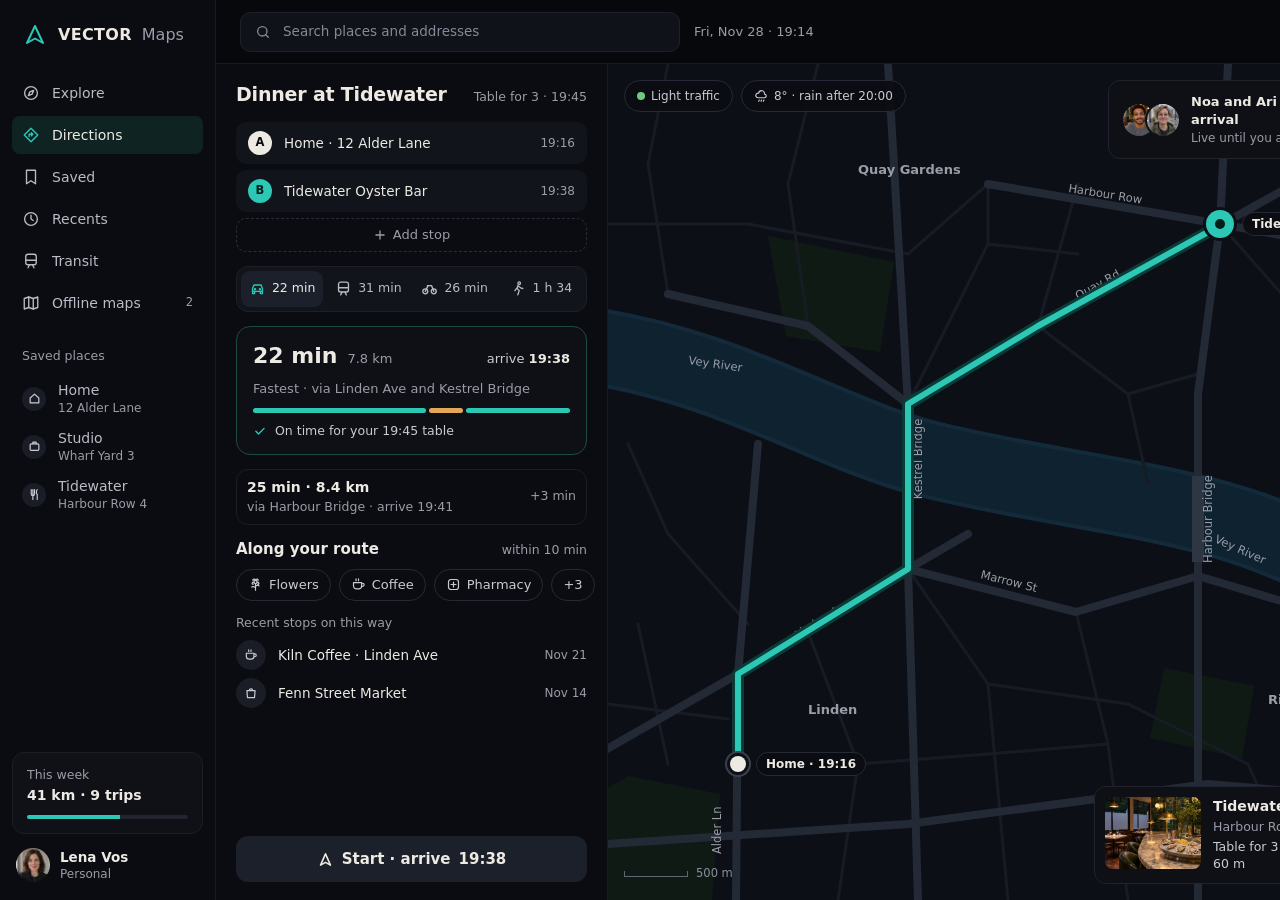
<file: index.html>
<!doctype html>
<html lang="en">
<head>
  <meta charset="utf-8">
  <meta name="viewport" content="width=device-width,initial-scale=1">
  <title>Add a Stop — veraetogrex_portfolio</title>
  <link rel="stylesheet" href="style.css">
  <style>body{margin:0;min-height:100vh;display:grid;place-items:center;background:#07080c;overflow:auto}</style>
</head>
<body>
  <!-- Add a Stop · the whole VECTOR Maps directions screen · zero dependencies · github.com/veraetogrex-portfolio -->
  <section class="vm" aria-label="VECTOR Maps" data-assets="assets/"></section>
  <script src="script.js"></script>
</body>
</html>
</file>
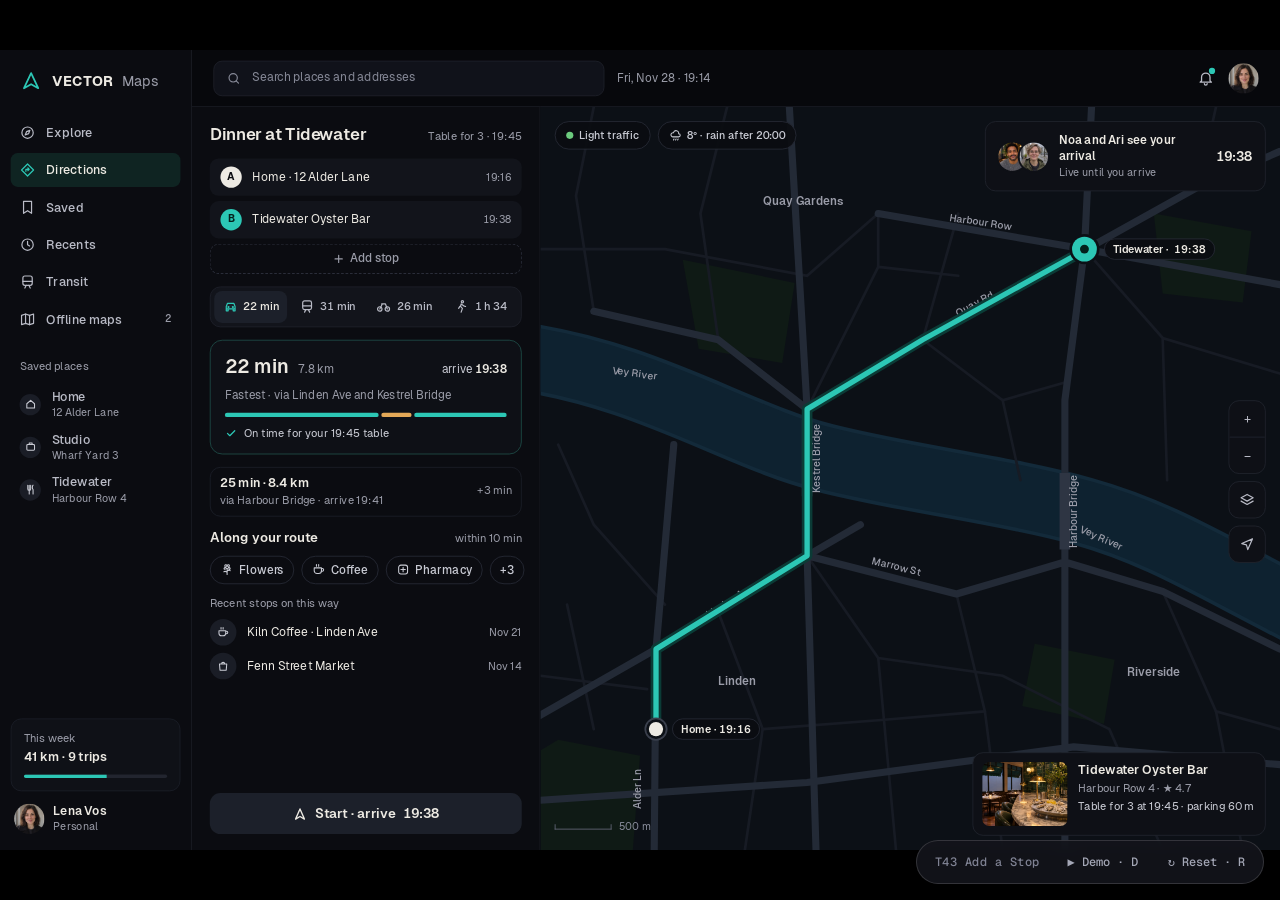
<file: mockup/add-stop.html>
<!doctype html>
<html lang="en">
<head>
<meta charset="utf-8">
<meta name="viewport" content="width=device-width,initial-scale=1">
<title>T43 Add a Stop — flowers on the way to dinner</title>
<link rel="stylesheet" href="_shared/nocturne.css">
<link rel="stylesheet" href="../style.css">
<style>
  /* the whole app screen from ../, in Nocturne type; no grid on the app screen */
  #stage{background:#07080C}
  #stage .vm{position:absolute;left:0;top:0;--font:var(--f-text)}
  body.autoplay #stage :focus-visible{outline:none}
  body.autoplay #li-cursor{transition:none}   /* visible from frame one, no fade at the loop seam */
  #li-cursor svg{transform:scale(1.5);transform-origin:4px 3px}   /* the hand stays readable in a phone-sized reel */
  #li-cursor.down svg{transform:scale(1.3)}
</style>
</head>
<body>
<div id="stage" data-title="T43 Add a Stop" data-url="veraetogrex-portfolio.github.io/add-stop">
  <section class="vm" aria-label="VECTOR Maps" data-assets="../assets/"></section>
</div>
<script src="_shared/stage.js"></script>
<script src="../script.js"></script>
<script>
const app = document.querySelector('.vm').mapsApp;
const at = sel => { const r = Stage.rect(document.querySelector(sel)); return [r.cx, r.cy]; };
const REST = [700, 800];
// one act: the route to dinner → Flowers: three florists and a dashed detour → Add stop: the line grows through stop 1, 19:38 → 19:44
Stage.init({
  reset: () => app.reset(),
  cursorStart: REST,
  async demo(s) {
    const t0 = performance.now();
    await s.until(t0, 1000);                          // the whole directions screen at rest first
    const [fx, fy] = at('[data-chip="flowers"]');
    await s.move([fx + 14, fy + 4], 550);             // Flowers in "Along your route"
    await s.until(t0, 1650);
    await s.click(null, { hold: 110 });               // three florists in the list and on the map, the detour +6 min draws itself
    await s.until(t0, 2550);
    const [ax, ay] = at('[data-add="petal"]');
    await s.move([ax + 30, ay + 8], 600);             // Add stop on Petal & Twine, right of the label
    await s.until(t0, 3250);
    await s.click(null, { hold: 120 });               // the line grows through stop 1 in 0.8 s, 22 → 28 min, 19:38 → 19:44
    await s.move([640, 560], 700, { arc: .2 });         // the hand moves onto the empty map below the river, out of the close-up on the result
    await s.until(t0, 7200);                          // the camera follows the line, holds a close-up of 28 min · arrive 19:44, then pulls back to the whole screen
  },
});
</script>
</body>
</html>
</file>
<file: style.css>
/* VECTOR Maps · add a stop — zero dependencies. The whole 1440×900 app screen. */
.vm{
  --vm-bg:#07080C; --vm-side:#0B0C11; --vm-panel:#0E1016; --vm-well:#10121A; --vm-row:#12141B; --vm-tab:#1C202A;
  --vm-line:#191B23; --vm-line-2:#1E2029; --vm-line-3:#262935; --vm-line-4:#1B1E27;
  --vm-text:#EDEAE3; --vm-text-2:#C9CBD4; --vm-nav:#B9BBC6; --vm-muted:#9A9CA8; --vm-dim:#858896;
  --vm-route:#2CC7B5; --vm-route-soft:#86E3D6; --vm-route-bg:#0F2422; --vm-route-line:#1E4A45; --vm-on-route:#04201C;
  --vm-amber:#E3A857; --vm-map:#0C1016;
  --vm-out:cubic-bezier(.23,1,.32,1); --vm-move:cubic-bezier(.65,0,.35,1);
  position:relative; width:1440px; height:900px; overflow:hidden; display:flex;
  background:var(--vm-bg); color:var(--vm-text); font-family:var(--font, Geist, system-ui, sans-serif);
  font-size:14px; line-height:1.35; -webkit-font-smoothing:antialiased;
}
.vm :where(*, *::before, *::after){box-sizing:border-box}
.vm :where(h1, h2, p){margin:0; padding:0}
.vm :where(button){font:inherit; color:inherit; cursor:pointer; background:none; border:0; padding:0}
.vm :where(a){color:inherit; text-decoration:none}
.vm :where(img){display:block; max-width:none; object-fit:cover; background:#1A1C24}
.vm :where(button, a, input):focus-visible{outline:2px solid var(--vm-route); outline-offset:2px}
.vm .vm-sr{position:absolute; width:1px; height:1px; overflow:hidden; clip:rect(0 0 0 0); white-space:nowrap}
.vm .vm-num{font-variant-numeric:tabular-nums}
.vm .vm-av{border-radius:50%; flex:none; width:34px; height:34px}

/* sidebar */
.vm .vm-side{width:216px; flex:none; background:var(--vm-side); border-right:1px solid var(--vm-line); display:flex; flex-direction:column; gap:4px; padding:22px 12px 18px}
.vm .vm-logo{display:flex; align-items:center; gap:10px; padding:0 10px 22px; font-size:16px}
.vm .vm-logo b{font-weight:700; letter-spacing:.02em}
.vm .vm-logo span{color:var(--vm-muted)}
.vm .vm-nav{display:flex; align-items:center; gap:12px; height:38px; padding:0 10px; border-radius:8px; color:var(--vm-nav); font-weight:500; transition:color .15s}
.vm .vm-nav:hover{color:var(--vm-text)}
.vm .vm-nav.is-on{background:var(--vm-route-bg); color:var(--vm-text)}
.vm .vm-nav.is-on svg{color:var(--vm-route)}
.vm .vm-nav.place{height:44px}
.vm .vm-nav small{display:block; font-size:12px; color:var(--vm-muted); font-weight:400}
.vm .vm-cap{margin:22px 10px 8px; font-size:12.5px; color:var(--vm-muted)}
.vm .vm-side-foot{margin-top:auto; display:flex; flex-direction:column; gap:14px}
.vm .vm-week{padding:14px; border-radius:12px; background:#0F1117; border:1px solid var(--vm-line-4)}
.vm .vm-bar{height:4px; border-radius:2px; background:#22252F; margin-top:10px; display:flex; overflow:hidden}
.vm .vm-bar span{background:var(--vm-route)}
.vm .vm-me{display:flex; align-items:center; gap:10px; padding:0 4px}

/* top bar */
.vm .vm-col{flex:1; min-width:0; display:flex; flex-direction:column}
.vm .vm-top{height:64px; flex:none; display:flex; align-items:center; gap:14px; padding:0 24px; border-bottom:1px solid var(--vm-line)}
.vm .vm-search{flex:1; max-width:440px; height:40px; border-radius:10px; background:var(--vm-well); border:1px solid var(--vm-line-2); display:flex; align-items:center; gap:10px; padding:0 14px; color:var(--vm-dim); font-size:13.5px}
.vm .vm-search input{flex:1; border:0; background:transparent; color:var(--vm-text); font:inherit; outline:none}
.vm .vm-search input::placeholder{color:var(--vm-dim)}
.vm .vm-top-r{margin-left:auto; display:flex; align-items:center; gap:8px}
.vm .vm-ghost{height:38px; padding:0 16px; border-radius:10px; border:1px solid var(--vm-line-3); font-size:13.5px; font-weight:500; display:flex; align-items:center; gap:8px}
.vm .vm-ib{width:36px; height:36px; border-radius:50%; color:var(--vm-nav); display:inline-grid; place-items:center; position:relative}
.vm .vm-ib i{position:absolute; top:6px; right:7px; width:7px; height:7px; border-radius:50%; background:var(--vm-route)}

/* directions panel */
.vm .vm-body{flex:1; min-height:0; display:flex}
.vm .vm-dir{width:392px; flex:none; border-right:1px solid var(--vm-line); background:var(--vm-side); padding:18px 20px; display:flex; flex-direction:column; gap:14px}
.vm .vm-dir-h{display:flex; align-items:baseline; justify-content:space-between}
.vm .vm-dir-h h1{font-size:19px; font-weight:600; letter-spacing:-.01em}
.vm .vm-small{font-size:12.5px; color:var(--vm-muted)}
.vm .vm-stops{display:flex; flex-direction:column; gap:6px}
.vm .vm-stop{display:flex; align-items:center; gap:12px; height:42px; padding:0 12px; border-radius:10px; background:var(--vm-row); font-size:13.5px}
.vm .vm-stop > span:nth-child(2){flex:1}
.vm .vm-stop > span:last-child{font-size:12px; color:var(--vm-muted)}
.vm .vm-stop.is-new{height:40px; background:var(--vm-route-bg); border:1px solid var(--vm-route-line)}
.vm .vm-stop.is-new > span:nth-child(2){font-weight:600}
.vm .vm-stop.is-new > span:last-child{color:var(--vm-route-soft)}
.vm .vm-dot{width:24px; height:24px; border-radius:50%; flex:none; display:grid; place-items:center; font-size:11.5px; font-weight:700; background:var(--vm-route); color:var(--vm-on-route)}
.vm .vm-dot.a{background:var(--vm-text); color:var(--vm-side)}
.vm .vm-dot.mute{background:#1A1D26; color:var(--vm-text-2)}
.vm .vm-addstop{height:34px; border:1px dashed #2A2D39; border-radius:10px; color:var(--vm-muted); font-size:13px; font-weight:500; display:flex; align-items:center; justify-content:center; gap:6px}
.vm .vm-modes{display:flex; gap:4px; padding:4px; border-radius:12px; background:var(--vm-row); border:1px solid var(--vm-line-2)}
.vm .vm-mode{flex:1; height:36px; border-radius:9px; color:var(--vm-nav); font-size:12.5px; font-weight:500; display:flex; align-items:center; justify-content:center; gap:6px; font-variant-numeric:tabular-nums}
.vm .vm-mode[aria-selected="true"]{background:var(--vm-tab); color:var(--vm-text)}
.vm .vm-mode[aria-selected="true"] svg{color:var(--vm-route)}
.vm .vm-card{background:var(--vm-panel); border:1px solid var(--vm-line-4); border-radius:14px}
.vm .vm-route{padding:14px 16px; display:flex; flex-direction:column; gap:10px; border-color:var(--vm-route-line)}
.vm .vm-route-h{display:flex; align-items:baseline; gap:10px}
.vm .vm-route-h big{font-size:22px; font-weight:600}
.vm .vm-plus{font-size:12.5px; font-weight:600; color:var(--vm-route-soft)}
.vm .vm-arrive{margin-left:auto; font-size:13px; color:var(--vm-text-2)}
.vm .vm-arrive b{font-weight:600; color:var(--vm-text)}
.vm .vm-traffic{display:flex; gap:3px; height:5px}
.vm .vm-traffic span{border-radius:3px; background:var(--vm-route)}
.vm .vm-ok{display:flex; align-items:center; gap:8px; font-size:12.5px; color:var(--vm-text-2)}
.vm .vm-res{display:flex; align-items:center; gap:12px; padding:8px 10px; border-radius:12px; border:1px solid var(--vm-line-4); transition:border-color .3s, background-color .3s}
.vm .vm-res img{width:48px; height:48px; border-radius:9px}
.vm .vm-res-t{font-size:14px; font-weight:600}
.vm .vm-res-m{font-size:12.5px; color:var(--vm-muted); margin-top:3px; white-space:nowrap}
.vm .vm-sec-h{display:flex; align-items:baseline; justify-content:space-between; margin-bottom:10px}
.vm .vm-sec-h h2{font-size:15px; font-weight:600}
.vm .vm-chips{display:flex; gap:8px}
.vm .vm-chip{height:32px; padding:0 11px; border-radius:16px; border:1px solid var(--vm-line-3); color:var(--vm-text-2); font-size:13px; font-weight:500; display:inline-flex; align-items:center; gap:6px; transition:border-color .15s, background-color .15s, color .15s, transform .12s}
.vm .vm-chip:active, .vm .vm-btn:active{transform:scale(.97)}
.vm .vm-chip[aria-pressed="true"]{border-color:var(--vm-route); background:var(--vm-route-bg); color:var(--vm-text)}
.vm .vm-recent{display:flex; flex-direction:column; gap:8px}
.vm .vm-recent-i{display:flex; align-items:center; gap:12px; font-size:13.5px}
.vm .vm-recent-i .vm-dot{width:30px; height:30px}
.vm .vm-recent-i > span:nth-child(2){flex:1}
.vm .vm-shops{display:flex; flex-direction:column; gap:8px}
.vm .vm-shop-petal{border-color:var(--vm-route-line)}
.vm[data-added="true"] .vm-shop-petal{border-color:var(--vm-route); background:var(--vm-route-bg)}
.vm .vm-btn{height:34px; padding:0 14px; border-radius:9px; font-size:13px; font-weight:600; flex:none; transition:transform .12s}
.vm .vm-btn.fill{background:var(--vm-route); color:var(--vm-on-route)}
.vm .vm-btn.line{border:1px solid #2A2D39; color:var(--vm-text-2)}
.vm .vm-add{position:relative; display:grid; padding:0}
.vm .vm-add > *{grid-area:1/1; display:inline-flex; align-items:center; justify-content:center; gap:6px; transition:opacity .2s, transform .3s cubic-bezier(.2,0,0,1), filter .3s}
.vm .vm-add-done{padding:0 12px; border-radius:9px; border:1px solid var(--vm-route); color:var(--vm-text); background:var(--vm-route-bg); opacity:0; transform:scale(.6); filter:blur(4px)}
.vm .vm-add-idle{padding:0 14px; border-radius:9px; background:var(--vm-route); color:var(--vm-on-route)}
.vm[data-added="true"] .vm-add-idle{opacity:0; transform:scale(.6)}
.vm[data-added="true"] .vm-add-done{opacity:1; transform:none; filter:none}
.vm .vm-go{margin-top:auto; height:46px; border-radius:12px; background:var(--vm-tab); color:var(--vm-text); font-size:15px; font-weight:600; display:flex; align-items:center; justify-content:center; gap:8px; font-variant-numeric:tabular-nums; transition:background-color .35s .5s, color .35s .5s}
.vm[data-added="true"] .vm-go{background:var(--vm-route); color:var(--vm-on-route)}

/* the panel shows one of two lists: recent stops before Flowers, the shops after it */
.vm[data-pick="true"] [data-when="start"], .vm:not([data-pick="true"]) [data-when="pick"],
.vm:not([data-added="true"]) [data-when="added"]{display:none}

/* map */
.vm .vm-map{flex:1; min-width:0; position:relative; overflow:hidden; background:var(--vm-map)}
.vm .vm-map > svg{position:absolute; left:0; top:0; display:block}
.vm .vm-old{transition:opacity .35s .5s}   /* the old way fades once the new line is past the river */
.vm[data-added="true"] .vm-old{opacity:0}
.vm .vm-ghost{opacity:0; transition:opacity .45s .3s}
.vm[data-added="true"] .vm-ghost{opacity:.7}
.vm .vm-preview{opacity:0; transition:opacity .2s}
.vm[data-pick="true"] .vm-preview{opacity:.85}
.vm[data-added="true"] .vm-preview{opacity:0; transition:opacity .25s .75s}
.vm .vm-new{opacity:0}
.vm[data-added="true"] .vm-new{opacity:1}
.vm .vm-lab{position:absolute; white-space:nowrap; font-size:12px; font-weight:600; padding:0 9px; height:24px; border-radius:12px; background:rgba(10,12,17,.92); border:1px solid var(--vm-line-3); display:flex; align-items:center; gap:6px; font-variant-numeric:tabular-nums}
.vm .vm-mc{position:absolute; border-radius:12px; background:var(--vm-panel); border:1px solid #20232D}
.vm .vm-pin{position:absolute; width:28px; height:28px; border-radius:50%; display:grid; place-items:center}
/* pins and labels that belong to one state fade in and out with it */
.vm .vm-on-pick, .vm .vm-on-added{opacity:0; visibility:hidden; transition:opacity .25s, transform .35s var(--vm-out), visibility 0s .35s}
.vm .vm-on-pick{transform:translateY(6px) scale(.92)}
.vm[data-pick="true"]:not([data-added="true"]) .vm-on-pick{opacity:1; visibility:visible; transform:none; transition:opacity .3s var(--d, 0s), transform .4s var(--vm-out) var(--d, 0s)}
.vm[data-added="true"] .vm-on-added{opacity:1; visibility:visible; transition:opacity .3s var(--d, 0s)}
/* Petal & Twine: the same pin becomes stop 1 */
.vm .vm-petal{position:absolute; left:452px; top:530px; width:34px; height:34px; border-radius:50%; background:var(--vm-route); color:var(--vm-on-route); display:grid; place-items:center; box-shadow:0 0 0 3px var(--vm-map), 0 0 0 7px rgba(44,199,181,.25); transition:opacity .25s, transform .4s var(--vm-out), box-shadow .3s .3s}
.vm .vm-petal > *{grid-area:1/1; transition:opacity .2s .3s, transform .3s cubic-bezier(.2,0,0,1) .3s, filter .3s .3s}
.vm .vm-petal b{font-size:15px; font-weight:700; opacity:0; transform:scale(.25); filter:blur(4px)}
.vm:not([data-pick="true"]) .vm-petal{opacity:0; transform:scale(.6)}
.vm[data-added="true"] .vm-petal{box-shadow:0 0 0 3px var(--vm-map), 0 0 0 7px rgba(44,199,181,0)}
.vm[data-added="true"] .vm-petal svg{opacity:0; transform:scale(.25); filter:blur(4px)}
.vm[data-added="true"] .vm-petal b{opacity:1; transform:none; filter:none}
.vm .vm-shares{transition:color .3s .55s}
.vm[data-added="true"] .vm-shares{color:var(--vm-route-soft)}

.vm.is-instant *, .vm.is-instant{transition:none !important}
@media (prefers-reduced-motion: reduce){
  .vm *{transition-duration:.01s !important; transition-delay:0s !important}
}
</file>
<file: mockup/_shared/nocturne.css>
/* Nocturne — shared base styles for the mockups */
@font-face{font-family:"Chakra Petch";font-weight:500;font-display:swap;src:url(fonts/chakra-petch-latin-500-normal.woff2) format("woff2")}
@font-face{font-family:"Chakra Petch";font-weight:600;font-display:swap;src:url(fonts/chakra-petch-latin-600-normal.woff2) format("woff2")}
@font-face{font-family:"Chakra Petch";font-weight:700;font-display:swap;src:url(fonts/chakra-petch-latin-700-normal.woff2) format("woff2")}
@font-face{font-family:"Geist";font-weight:400;font-display:swap;src:url(fonts/geist-sans-latin-400-normal.woff2) format("woff2")}
@font-face{font-family:"Geist";font-weight:500;font-display:swap;src:url(fonts/geist-sans-latin-500-normal.woff2) format("woff2")}
@font-face{font-family:"Geist";font-weight:600;font-display:swap;src:url(fonts/geist-sans-latin-600-normal.woff2) format("woff2")}
@font-face{font-family:"Geist";font-weight:700;font-display:swap;src:url(fonts/geist-sans-latin-700-normal.woff2) format("woff2")}
@font-face{font-family:"Geist Mono";font-weight:400;font-display:swap;src:url(fonts/geist-mono-latin-400-normal.woff2) format("woff2")}
@font-face{font-family:"Geist Mono";font-weight:500;font-display:swap;src:url(fonts/geist-mono-latin-500-normal.woff2) format("woff2")}

:root{
  --void:#07080C; --panel:#0E1016; --panel-2:#111218; --raise:#1A1B24; --raise-2:#22252F;
  --glass:rgba(255,255,255,.05); --glass-strong:rgba(255,255,255,.12);
  --line:rgba(255,255,255,.08); --line-2:rgba(255,255,255,.14);
  --text:#F2F3F7; --text-2:#A4A7B6; --text-3:#7F8293;
  --pulse:#7C6CFF; --pulse-btn:#6A5AF9; --pulse-soft:#A69BFF; --pulse-pale:#C9C2FF;
  --ion:#3FE0D0; --flare:#FF7A45; --pink:#FF6FB5; --amber:#FFB547;
  --daylight:#F4F5F8;
  --r-field:10px; --r-card:14px; --r-panel:20px;
  --f-display:"Chakra Petch","Geist",system-ui,sans-serif;
  --f-text:"Geist","Inter",system-ui,-apple-system,sans-serif;
  --f-mono:"Geist Mono",ui-monospace,"SF Mono",Menlo,monospace;
  --ease-out:cubic-bezier(.2,.8,.2,1);
  --ease-io:cubic-bezier(.65,0,.35,1);
  --ease-back:cubic-bezier(.34,1.56,.64,1);
}
*,*::before,*::after{box-sizing:border-box}
html,body{margin:0;height:100%;background:#000;color:var(--text);font-family:var(--f-text);-webkit-font-smoothing:antialiased;overflow:hidden}
button,input,textarea{font:inherit;color:inherit}
button{cursor:pointer;background:none;border:0;padding:0}

/* viewport and scaling */
.li-viewport{position:fixed;inset:0;overflow:hidden;background:#000}
.li-shell{position:absolute;left:50%;top:50%;transform-origin:50% 50%}
#stage{position:relative;width:1440px;height:900px;overflow:hidden;background:var(--void);isolation:isolate}
#stage.grid::before{content:"";position:absolute;inset:0;pointer-events:none;z-index:0;
  background-image:linear-gradient(var(--line) 1px,transparent 1px),linear-gradient(90deg,var(--line) 1px,transparent 1px);
  background-size:48px 48px;background-position:-1px -1px;opacity:.45;
  -webkit-mask-image:radial-gradient(ellipse 75% 70% at 50% 50%,#000 30%,transparent 100%);
          mask-image:radial-gradient(ellipse 75% 70% at 50% 50%,#000 30%,transparent 100%)}

/* browser frame (?frame) */
.li-browser{width:1440px;border-radius:18px;overflow:hidden;background:#15161D;box-shadow:0 0 0 1px rgba(255,255,255,.08),0 40px 120px rgba(0,0,0,.6)}
.li-browser-bar{height:46px;display:flex;align-items:center;gap:16px;padding:0 18px;background:#121319;border-bottom:1px solid var(--line)}
.li-dots{display:flex;gap:8px}.li-dots i{width:12px;height:12px;border-radius:50%;background:#2A2C36;display:block}
.li-dots i:nth-child(1){background:#FF5F57}.li-dots i:nth-child(2){background:#FEBC2E}.li-dots i:nth-child(3){background:#28C840}
.li-url{flex:0 1 520px;margin:0 auto;height:28px;border-radius:8px;background:#1C1D25;display:flex;align-items:center;justify-content:center;gap:8px;font:500 13px var(--f-mono);color:var(--text-2);letter-spacing:.02em}
.li-url::before{content:"";width:9px;height:11px;border:1.5px solid var(--text-3);border-radius:2px 2px 3px 3px;border-top-width:4px;opacity:.7}

/* demo cursor */
#li-cursor{position:absolute;left:0;top:0;width:28px;height:28px;z-index:9999;pointer-events:none;opacity:0;transition:opacity .2s;will-change:transform;filter:drop-shadow(0 4px 10px rgba(0,0,0,.55))}
#li-cursor.on{opacity:1}
#li-cursor svg{display:block;transform-origin:4px 3px;transition:transform .12s var(--ease-out)}
#li-cursor.down svg{transform:scale(.82)}
#li-cursor.grab .arrow{display:none}#li-cursor:not(.grab) .hand{display:none}
.li-ripple{position:absolute;width:44px;height:44px;margin:-22px 0 0 -22px;border-radius:50%;border:2px solid rgba(255,255,255,.85);pointer-events:none;z-index:9998;animation:li-ripple .5s var(--ease-out) forwards}
@keyframes li-ripple{from{transform:scale(.3);opacity:.9}to{transform:scale(1.35);opacity:0}}
#stage.demo-running, #stage.demo-running *{cursor:none!important}

/* control pill outside the stage (interactive mode only) */
.li-controls{position:fixed;right:16px;bottom:16px;z-index:10;display:flex;gap:6px;padding:6px;border-radius:999px;background:rgba(20,21,28,.86);border:1px solid var(--line-2);backdrop-filter:blur(10px);font:500 12px var(--f-mono);letter-spacing:.04em}
.li-controls button{padding:7px 12px;border-radius:999px;color:var(--text-2)}
.li-controls button:hover{background:var(--raise-2);color:var(--text)}
.li-controls .li-title{padding:7px 10px 7px 12px;color:var(--text-3)}
body.autoplay .li-controls,body.clean .li-controls{display:none}

/* shared primitives */
.mono{font-family:var(--f-mono);letter-spacing:.08em;text-transform:uppercase}
.display{font-family:var(--f-display);text-transform:uppercase;letter-spacing:.02em}
.btn{display:inline-flex;align-items:center;justify-content:center;gap:10px;height:52px;padding:0 26px;border-radius:var(--r-field);background:var(--pulse-btn);color:#fff;font:600 17px var(--f-text);box-shadow:0 0 0 1px rgba(255,255,255,.1) inset,0 10px 30px -10px rgba(124,108,255,.8)}
.btn.ghost{background:var(--glass);box-shadow:0 0 0 1px var(--line-2) inset;color:var(--text)}
.field{height:56px;border-radius:var(--r-field);background:rgba(255,255,255,.035);border:1px solid var(--line-2);padding:0 18px;display:flex;align-items:center;font-size:18px;color:var(--text);outline:none;transition:border-color .2s,box-shadow .2s}
.field:focus,.field.focus{border-color:var(--pulse);box-shadow:0 0 0 4px rgba(124,108,255,.18)}
.card{background:var(--panel);border:1px solid var(--line);border-radius:var(--r-panel)}
.hud-corners{position:absolute;inset:-10px;pointer-events:none;
  background:
   linear-gradient(var(--c,var(--line-2)) 0 0) left top/18px 1px no-repeat,linear-gradient(var(--c,var(--line-2)) 0 0) left top/1px 18px no-repeat,
   linear-gradient(var(--c,var(--line-2)) 0 0) right top/18px 1px no-repeat,linear-gradient(var(--c,var(--line-2)) 0 0) right top/1px 18px no-repeat,
   linear-gradient(var(--c,var(--line-2)) 0 0) left bottom/18px 1px no-repeat,linear-gradient(var(--c,var(--line-2)) 0 0) left bottom/1px 18px no-repeat,
   linear-gradient(var(--c,var(--line-2)) 0 0) right bottom/18px 1px no-repeat,linear-gradient(var(--c,var(--line-2)) 0 0) right bottom/1px 18px no-repeat}
.status-line{position:absolute;left:48px;right:48px;bottom:28px;display:flex;justify-content:space-between;font:500 12px var(--f-mono);letter-spacing:.14em;text-transform:uppercase;color:var(--text-3);z-index:2}

@media (prefers-reduced-motion: reduce){
  *,*::before,*::after{animation-duration:150ms!important;transition-duration:150ms!important}
}
</file>
